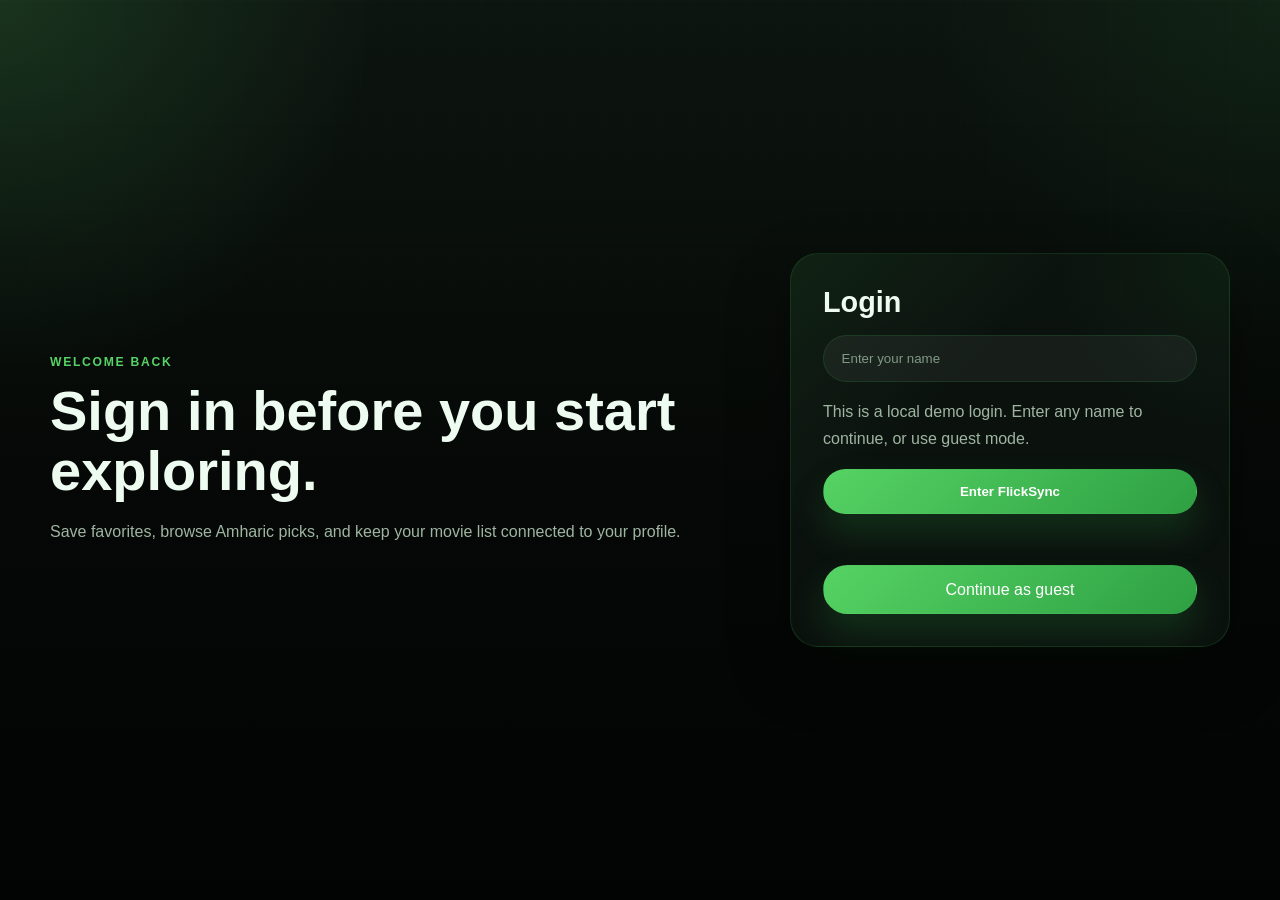
<file: index.html>
<!DOCTYPE html>
<html lang="en">
<head>
  <meta charset="UTF-8">
  <meta name="viewport" content="width=device-width, initial-scale=1.0">
  <title>FlickSync</title>
  <link rel="stylesheet" href="Moviegdg.css?v=2">
</head>
<body>

<header class="site-header">
  <nav class="navbar">
    <a href="index.html" class="brand">
      <span class="logo">FlickSync</span>
    </a>

    <div class="nav-search">
      <input
        type="text"
        id="searchInput"
        class="search"
        placeholder="Search movies..."
      >
    </div>

    <div class="nav-actions">
      <a href="favorite.html" class="nav-link">Favorites</a>
      <a href="watchlist.html" class="nav-link">Watchlist</a>
      <a href="profile.html" class="profile-btn">Profile</a>
      <button id="logoutBtn" class="nav-link" type="button">Logout</button>
    </div>
  </nav>
</header>

<main class="page-shell">
  <section class="hero-section">
    <div class="hero-copy">
      <p class="eyebrow">Movie Night Starts Here</p>
      <h1>Find something worth watching in seconds.</h1>
      <p class="hero-text">
        Connect OMDb with your API key, search live movie data, and save the movies you want to come back to.
      </p>
      <div class="browse-tags" id="browseTags">
        <button class="tag-pill active" data-query="">All</button>
        <button class="tag-pill" data-query="Sci-Fi">Sci-Fi</button>
        <button class="tag-pill" data-query="Action">Action</button>
        <button class="tag-pill" data-query="Drama">Drama</button>
        <button class="tag-pill" data-query="Anime">Anime</button>
        <button class="tag-pill" data-query="Animation">Animation</button>
        <button class="tag-pill" data-query="Amharic">Amharic</button>
      </div>
    </div>

    <div class="hero-panel">
      <div class="hero-stat">
        <span class="stat-value" id="movieCount">0</span>
        <span class="stat-label">Movies ready to browse</span>
      </div>
      <div class="hero-stat">
        <span class="stat-value" id="followingCount">0</span>
        <span class="stat-label">Friends you follow</span>
      </div>
      <div class="hero-stat">
        <span class="stat-value" id="streakCount">1</span>
        <span class="stat-label">Day viewing streak</span>
      </div>
    </div>
  </section>

  <section class="content-section">
    <div class="section-heading">
      <p class="eyebrow">Browse Collection</p>
      <h2 id="resultsTitle">Popular movies for tonight</h2>
      <p class="results-copy" id="resultsCopy">Loading movies by title from OMDb...</p>
    </div>
    <div class="movie-container" id="movieContainer"></div>
  </section>

  <section class="content-section">
    <div class="section-heading">
      <p class="eyebrow">Featured Sections</p>
      <h2>Explore by vibe</h2>
      <p class="results-copy">These sections load directly from OMDb using curated API searches.</p>
    </div>
    <div class="featured-sections" id="featuredSections">
      <article class="featured-block">
        <div class="section-heading">
          <h3>Action Tonight</h3>
          <p class="results-copy">Fast, intense picks.</p>
        </div>
        <div class="featured-row" id="featuredAction"></div>
      </article>

      <article class="featured-block">
        <div class="section-heading">
          <h3>Drama Picks</h3>
          <p class="results-copy">Stories with strong emotion.</p>
        </div>
        <div class="featured-row" id="featuredDrama"></div>
      </article>

      <article class="featured-block">
        <div class="section-heading">
          <h3>Animation</h3>
          <p class="results-copy">Colorful family and fantasy favorites.</p>
        </div>
        <div class="featured-row" id="featuredAnimation"></div>
      </article>

      <article class="featured-block">
        <div class="section-heading">
          <h3>Anime Spotlight</h3>
          <p class="results-copy">Animated Japanese-inspired searches from OMDb.</p>
        </div>
        <div class="featured-row" id="featuredAnime"></div>
      </article>
    </div>
  </section>

  <section class="content-section">
    <div class="section-heading">
      <p class="eyebrow">Your Flow</p>
      <h2>Recently Viewed</h2>
      <p class="results-copy">Jump back into the movies you opened most recently.</p>
    </div>
    <div class="featured-row" id="recentlyViewed"></div>
  </section>

  <section class="content-section">
    <div class="section-heading">
      <p class="eyebrow">Plan Ahead</p>
      <h2>Watchlist Preview</h2>
      <p class="results-copy">Save titles for later and keep them separate from your favorites.</p>
    </div>
    <div class="featured-row" id="watchlistPreview"></div>
  </section>

  <section class="content-section">
    <div class="section-heading">
      <p class="eyebrow">Community</p>
      <h2>Follow System</h2>
      <p class="results-copy">Follow friends, keep streaks alive, and see what your circle is into.</p>
    </div>
    <div class="social-grid">
      <article class="social-panel">
        <div class="section-heading">
          <h3>People to Follow</h3>
          <p class="results-copy">Build your watch circle.</p>
        </div>
        <div class="friend-list" id="friendList"></div>
      </article>

      <article class="social-panel">
        <div class="section-heading">
          <h3>Friend Recommendations</h3>
          <p class="results-copy">Quick picks recommended by people you follow.</p>
        </div>
        <div class="featured-row" id="friendRecommendations"></div>
      </article>
    </div>
  </section>

  <section class="content-section">
    <div class="section-heading">
      <p class="eyebrow">Activity</p>
      <h2>Activity Feed</h2>
      <p class="results-copy">A live local feed of follows, favorites, and streak updates.</p>
    </div>
    <div class="activity-feed" id="activityFeed"></div>
  </section>

</main>

<div class="modal" id="movieModal">
  <div class="modal-content">
    <button class="close-btn" id="closeModal">&times;</button>
    <img id="modalPoster">
    <div class="modal-body">
      <h2 id="modalTitle"></h2>
      <p id="modalDesc"></p>
      <p id="modalRating"></p>
      <p id="modalDate"></p>

      <div class="modal-actions">
        <button id="favBtn">Add to Favorites</button>
        <button id="watchlistBtn" class="nav-link" type="button">Add to Watchlist</button>
      </div>

      <div class="modal-controls">
        <label for="statusSelect" class="sr-only">Movie status</label>
        <select id="statusSelect" class="modal-select">
          <option value="">Set status</option>
          <option value="Plan to Watch">Plan to Watch</option>
          <option value="Watching">Watching</option>
          <option value="Watched">Watched</option>
        </select>

        <label for="recommendFriendSelect" class="sr-only">Choose friend</label>
        <select id="recommendFriendSelect" class="modal-select">
          <option value="">Choose friend</option>
        </select>
        <button id="recommendBtn" class="nav-link" type="button">Send Recommendation</button>
      </div>
    </div>
  </div>
</div>

<div class="poster-lightbox" id="posterLightbox">
  <button class="close-btn" id="closePosterLightbox">&times;</button>
  <img id="lightboxPoster" alt="Full movie poster">
</div>

<script src="MovieApp.js?v=2"></script>
</body>
</html>
</file>
<file: Moviegdg.css>
* {
  margin: 0;
  padding: 0;
  box-sizing: border-box;
}

:root {
  --bg: #050806;
  --bg-soft: #0d1510;
  --surface: rgba(13, 20, 16, 0.92);
  --surface-strong: #101712;
  --surface-hover: #16211a;
  --text: #eefbf0;
  --muted: #9fb5a2;
  --line: rgba(46, 160, 67, 0.2);
  --accent: #2ea043;
  --accent-soft: #56d364;
  --accent-deep: #1a7f37;
  --shadow: 0 24px 60px rgba(0, 0, 0, 0.38);
  --radius-lg: 28px;
  --radius-md: 20px;
  --radius-sm: 14px;
  --content-width: min(1180px, calc(100% - 2rem));
}

body {
  min-height: 100vh;
  font-family: "Segoe UI", Tahoma, Geneva, Verdana, sans-serif;
  color: var(--text);
  background:
    radial-gradient(circle at top left, rgba(86, 211, 100, 0.16), transparent 24%),
    radial-gradient(circle at top right, rgba(46, 160, 67, 0.1), transparent 22%),
    linear-gradient(180deg, #0d1510 0%, #050806 54%, #020403 100%);
  overflow-x: hidden;
}

body::before {
  content: "";
  position: fixed;
  inset: 0;
  pointer-events: none;
  background:
    linear-gradient(rgba(255, 255, 255, 0.018) 1px, transparent 1px),
    linear-gradient(90deg, rgba(255, 255, 255, 0.018) 1px, transparent 1px);
  background-size: 30px 30px;
  mask-image: linear-gradient(180deg, rgba(0, 0, 0, 0.5), transparent 90%);
}

img {
  max-width: 100%;
}

.sr-only {
  position: absolute;
  width: 1px;
  height: 1px;
  padding: 0;
  margin: -1px;
  overflow: hidden;
  clip: rect(0, 0, 0, 0);
  white-space: nowrap;
  border: 0;
}

.site-header {
  position: sticky;
  top: 0;
  z-index: 1000;
  backdrop-filter: blur(18px);
  background: rgba(5, 8, 6, 0.84);
  border-bottom: 1px solid var(--line);
}

.navbar {
  width: var(--content-width);
  margin: 0 auto;
  padding: 1rem 0;
  display: flex;
  align-items: center;
  justify-content: space-between;
  gap: 1rem;
  flex-wrap: wrap;
}

.brand {
  text-decoration: none;
}

.logo {
  font-size: clamp(1.7rem, 2.8vw, 2.5rem);
  font-weight: 800;
  letter-spacing: 0.05em;
  text-transform: uppercase;
  background: linear-gradient(90deg, #eefbf0 0%, #56d364 45%, #2ea043 100%);
  -webkit-background-clip: text;
  -webkit-text-fill-color: transparent;
}

.nav-search {
  flex: 1 1 340px;
  max-width: 560px;
}

.search,
.login-box input {
  width: 100%;
  padding: 0.95rem 1.1rem;
  border-radius: 999px;
  border: 1px solid rgba(46, 160, 67, 0.18);
  background: rgba(255, 255, 255, 0.05);
  color: var(--text);
  outline: none;
  transition: border-color 0.35s ease, box-shadow 0.35s ease, background 0.35s ease, transform 0.35s ease;
}

.search::placeholder,
.login-box input::placeholder {
  color: #7f9a84;
}

.search:focus,
.login-box input:focus {
  transform: translateY(-1px);
  border-color: rgba(86, 211, 100, 0.56);
  box-shadow: 0 0 0 4px rgba(46, 160, 67, 0.12);
  background: rgba(255, 255, 255, 0.08);
}

.nav-actions {
  display: flex;
  align-items: center;
  gap: 0.75rem;
  flex-wrap: wrap;
}

.profile-btn,
.nav-link,
.favorites-link a,
#favBtn,
#shareBtn,
.login-box button,
.text-link {
  display: inline-flex;
  align-items: center;
  justify-content: center;
  text-decoration: none;
  border-radius: 999px;
  font-weight: 700;
  transition: transform 0.42s cubic-bezier(0.22, 1, 0.36, 1), box-shadow 0.42s cubic-bezier(0.22, 1, 0.36, 1), background 0.3s ease, border-color 0.3s ease, color 0.3s ease;
}

.profile-btn,
#favBtn,
.login-box button {
  padding: 0.9rem 1.35rem;
  border: 1px solid transparent;
  color: #ffffff;
  background: linear-gradient(135deg, var(--accent-soft), var(--accent));
  box-shadow: 0 18px 34px rgba(46, 160, 67, 0.22);
}

.nav-link,
.favorites-link a,
#shareBtn,
.text-link {
  padding: 0.85rem 1.2rem;
  color: #f0f6fc;
  background: rgba(46, 160, 67, 0.12);
  border: 1px solid rgba(46, 160, 67, 0.24);
}

button.nav-link,
button.text-link,
.tag-pill {
  font: inherit;
}

.profile-btn:hover,
#favBtn:hover,
.login-box button:hover,
.nav-link:hover,
.favorites-link a:hover,
#shareBtn:hover,
.text-link:hover {
  transform: translateY(-3px);
}

.profile-btn:hover,
#favBtn:hover,
.login-box button:hover {
  box-shadow: 0 22px 38px rgba(46, 160, 67, 0.26);
}

.nav-link:hover,
.favorites-link a:hover,
#shareBtn:hover,
.text-link:hover {
  background: rgba(46, 160, 67, 0.18);
  border-color: rgba(86, 211, 100, 0.4);
  box-shadow: 0 16px 28px rgba(46, 160, 67, 0.16);
}

.page-shell,
.auth-layout {
  width: var(--content-width);
  margin: 0 auto;
}

.page-shell {
  padding: 2rem 0 3rem;
}

.hero-section {
  display: grid;
  grid-template-columns: minmax(0, 1.4fr) minmax(260px, 0.9fr);
  gap: 1.25rem;
  align-items: stretch;
}

.hero-copy,
.hero-panel,
.page-intro,
.login-box,
.info-card {
  background:
    linear-gradient(135deg, rgba(86, 211, 100, 0.08), transparent 35%),
    radial-gradient(circle at top right, rgba(46, 160, 67, 0.08), transparent 30%),
    var(--surface);
  border: 1px solid var(--line);
  box-shadow: var(--shadow);
}

.hero-copy,
.hero-panel,
.page-intro,
.login-box {
  border-radius: var(--radius-lg);
}

.hero-copy,
.hero-panel,
.page-intro {
  padding: 2rem;
}

.eyebrow {
  margin-bottom: 0.75rem;
  color: var(--accent-soft);
  text-transform: uppercase;
  letter-spacing: 0.14em;
  font-size: 0.76rem;
  font-weight: 700;
}

.hero-copy h1,
.page-intro h1,
.auth-copy h1 {
  font-size: clamp(2rem, 5vw, 3.5rem);
  line-height: 1.08;
  margin-bottom: 1rem;
}

.hero-text,
.card-text {
  color: var(--muted);
  line-height: 1.7;
  font-size: 1rem;
}

.hero-panel {
  display: grid;
  gap: 1rem;
}

.hero-stat {
  padding: 1.15rem 1.2rem;
  border-radius: var(--radius-md);
  background: rgba(46, 160, 67, 0.06);
  border: 1px solid rgba(46, 160, 67, 0.14);
}

.stat-value {
  display: block;
  font-size: 1.8rem;
  font-weight: 800;
  margin-bottom: 0.3rem;
}

.stat-label {
  color: var(--muted);
}

.content-section {
  margin-top: 2rem;
}

.featured-sections {
  display: grid;
  gap: 1.4rem;
}

.featured-block {
  padding: 1.4rem;
  border-radius: var(--radius-lg);
  border: 1px solid var(--line);
  background:
    linear-gradient(135deg, rgba(86, 211, 100, 0.08), transparent 35%),
    radial-gradient(circle at top right, rgba(46, 160, 67, 0.08), transparent 30%),
    var(--surface);
  box-shadow: var(--shadow);
}

.featured-row {
  display: grid;
  grid-template-columns: repeat(auto-fit, minmax(180px, 1fr));
  gap: 1rem;
}

.social-grid {
  display: grid;
  grid-template-columns: minmax(280px, 0.9fr) minmax(0, 1.3fr);
  gap: 1.25rem;
}

.social-panel {
  padding: 1.4rem;
  border-radius: var(--radius-lg);
  border: 1px solid var(--line);
  background:
    linear-gradient(135deg, rgba(86, 211, 100, 0.08), transparent 35%),
    radial-gradient(circle at top right, rgba(46, 160, 67, 0.08), transparent 30%),
    var(--surface);
  box-shadow: var(--shadow);
}

.friend-list,
.activity-feed {
  display: grid;
  gap: 1rem;
}

.friend-item,
.activity-item {
  padding: 1rem 1.1rem;
  border-radius: var(--radius-md);
  border: 1px solid rgba(86, 211, 100, 0.16);
  background: rgba(46, 160, 67, 0.06);
}

.friend-item {
  display: flex;
  justify-content: space-between;
  align-items: center;
  gap: 1rem;
}

.friend-item h3,
.activity-item p {
  margin-bottom: 0.35rem;
}

.friend-item p,
.activity-item span {
  color: var(--muted);
  line-height: 1.5;
}

.friend-item .genre-pill {
  white-space: nowrap;
}

.status-pill {
  color: #d2ffd9;
  background: rgba(86, 211, 100, 0.18);
}

.browse-tags,
.genre-row,
.movie-meta {
  display: flex;
  flex-wrap: wrap;
  gap: 0.6rem;
}

.browse-tags {
  margin-top: 1.4rem;
}

.tag-pill,
.genre-pill {
  border-radius: 999px;
  border: 1px solid rgba(86, 211, 100, 0.24);
  background: rgba(46, 160, 67, 0.1);
  color: var(--text);
}

.tag-pill {
  padding: 0.7rem 1rem;
  font: inherit;
  cursor: pointer;
  transition: transform 0.3s ease, background 0.3s ease, border-color 0.3s ease;
}

.tag-pill:hover,
.tag-pill.active {
  transform: translateY(-2px);
  background: rgba(86, 211, 100, 0.18);
  border-color: rgba(86, 211, 100, 0.48);
}

.genre-pill {
  padding: 0.35rem 0.7rem;
  font-size: 0.82rem;
  color: var(--accent-soft);
}

.section-heading {
  margin-bottom: 1.1rem;
}

.section-heading h2 {
  font-size: clamp(1.4rem, 2.4vw, 2rem);
}

.section-heading h2::after,
.page-intro h1::after {
  content: "";
  display: block;
  width: 78px;
  height: 4px;
  margin-top: 0.75rem;
  border-radius: 999px;
  background: linear-gradient(90deg, var(--accent-soft), var(--accent-deep));
}

.results-copy {
  margin-top: 0.7rem;
  color: var(--muted);
  line-height: 1.6;
}

.streak-container {
  display: flex;
  flex-wrap: wrap;
  gap: 1rem;
}

.friend-card,
.movie-card,
.info-card {
  position: relative;
  overflow: hidden;
}

.friend-card,
.info-card {
  border-radius: var(--radius-md);
  border: 1px solid var(--line);
  background:
    linear-gradient(135deg, rgba(86, 211, 100, 0.08), transparent 42%),
    radial-gradient(circle at top right, rgba(46, 160, 67, 0.07), transparent 28%),
    var(--surface);
  box-shadow: var(--shadow);
}

.friend-card {
  min-width: 180px;
  padding: 1rem 1.2rem;
}

.friend-card p {
  font-weight: 700;
}

.movie-container,
.profile-grid {
  display: grid;
  gap: 1.3rem;
}

.movie-container {
  grid-template-columns: repeat(auto-fit, minmax(220px, 1fr));
}

.movie-card {
  border-radius: var(--radius-lg);
  background:
    linear-gradient(180deg, rgba(86, 211, 100, 0.08), transparent 34%),
    radial-gradient(circle at top right, rgba(46, 160, 67, 0.06), transparent 30%),
    var(--surface);
  border: 1px solid var(--line);
  box-shadow: var(--shadow);
  cursor: pointer;
  transition: transform 0.45s cubic-bezier(0.22, 1, 0.36, 1), box-shadow 0.45s cubic-bezier(0.22, 1, 0.36, 1), border-color 0.35s ease, background 0.35s ease;
}

.compact-card img {
  height: 240px;
}

.compact-card .movie-info p {
  display: -webkit-box;
  -webkit-box-orient: vertical;
  -webkit-line-clamp: 3;
  overflow: hidden;
}

.friend-card,
.info-card {
  transition: transform 0.45s cubic-bezier(0.22, 1, 0.36, 1), box-shadow 0.45s cubic-bezier(0.22, 1, 0.36, 1), border-color 0.35s ease;
}

.movie-card::before,
.friend-card::before,
.info-card::before {
  content: "";
  position: absolute;
  inset: 0;
  background: linear-gradient(135deg, rgba(86, 211, 100, 0.14), transparent 36%);
  opacity: 0;
  pointer-events: none;
  transition: opacity 0.45s ease;
}

.movie-card:hover,
.friend-card:hover,
.info-card:hover {
  transform: translateY(-6px);
  border-color: rgba(86, 211, 100, 0.34);
}

.movie-card:hover {
  background:
    linear-gradient(180deg, rgba(86, 211, 100, 0.12), transparent 34%),
    radial-gradient(circle at top right, rgba(46, 160, 67, 0.08), transparent 32%),
    var(--surface-hover);
  box-shadow: 0 28px 46px rgba(46, 160, 67, 0.18);
}

.friend-card:hover,
.info-card:hover {
  box-shadow: 0 24px 40px rgba(46, 160, 67, 0.12);
}

.movie-card:hover::before,
.friend-card:hover::before,
.info-card:hover::before {
  opacity: 1;
}

.movie-card img {
  display: block;
  width: 100%;
  height: 320px;
  object-fit: cover;
  background: var(--bg-soft);
}

.movie-info {
  padding: 1rem 1rem 1.2rem;
}

.movie-meta {
  margin-bottom: 0.7rem;
  color: var(--accent-soft);
  font-size: 0.85rem;
  font-weight: 700;
}

.movie-info h3 {
  margin-bottom: 0.45rem;
  font-size: 1.08rem;
  line-height: 1.35;
}

.movie-info p {
  color: var(--muted);
  line-height: 1.55;
}

.genre-row {
  margin-top: 0.95rem;
}

.empty-state {
  padding: 2rem;
  border-radius: var(--radius-lg);
  border: 1px solid var(--line);
  background: rgba(46, 160, 67, 0.08);
}

.empty-state h3 {
  margin-bottom: 0.5rem;
}

.empty-state p {
  color: var(--muted);
  line-height: 1.6;
}

.favorites-link {
  margin-top: 2rem;
  text-align: center;
}

.page-intro {
  margin-bottom: 1rem;
}

.favorites-hero {
  display: grid;
  grid-template-columns: minmax(0, 1.15fr) minmax(280px, 0.85fr);
  gap: 1.25rem;
  align-items: stretch;
}

.favorites-summary,
.favorites-grid {
  display: grid;
  gap: 1rem;
}

.favorite-card {
  display: grid;
  grid-template-columns: minmax(220px, 260px) minmax(0, 1fr);
  border-radius: var(--radius-lg);
  overflow: hidden;
  border: 1px solid var(--line);
  background:
    linear-gradient(180deg, rgba(86, 211, 100, 0.08), transparent 34%),
    radial-gradient(circle at top right, rgba(46, 160, 67, 0.06), transparent 30%),
    var(--surface);
  box-shadow: var(--shadow);
}

.favorite-card img {
  width: 100%;
  height: 100%;
  min-height: 340px;
  object-fit: cover;
  background: var(--bg-soft);
}

.favorite-content {
  padding: 1.35rem;
}

.favorite-topline {
  display: flex;
  flex-wrap: wrap;
  gap: 0.55rem;
  margin-bottom: 1rem;
}

.favorite-content h3 {
  font-size: 1.6rem;
  margin-bottom: 0.8rem;
}

.favorite-description,
.favorite-cast {
  color: var(--muted);
  line-height: 1.7;
}

.favorite-cast {
  margin-top: 1rem;
}

.favorite-actions {
  margin-top: 1.2rem;
}

.profile-actions {
  display: flex;
  flex-wrap: wrap;
  gap: 0.8rem;
  margin-top: 1rem;
}

.profile-grid {
  grid-template-columns: repeat(auto-fit, minmax(220px, 1fr));
  margin-top: 1.5rem;
}

.info-card {
  padding: 1.5rem;
}

.info-card h2 {
  margin-bottom: 0.8rem;
}

.auth-page {
  display: flex;
  align-items: center;
}

.auth-layout {
  min-height: 100vh;
  display: grid;
  grid-template-columns: minmax(0, 1.2fr) minmax(320px, 440px);
  gap: 1.5rem;
  align-items: center;
  padding: 2rem 0;
}

.auth-copy {
  padding: 2rem 0;
}

.login-box {
  padding: 2rem;
  display: grid;
  gap: 1rem;
}

.login-box h2 {
  font-size: 1.8rem;
}

.login-box button {
  cursor: pointer;
}

#error {
  min-height: 1.2rem;
  color: #56d364;
}

.modal {
  display: none;
  position: fixed;
  inset: 0;
  z-index: 2000;
  padding: 1.25rem;
  background: rgba(4, 8, 5, 0.84);
  backdrop-filter: blur(10px);
}

.modal-content {
  width: min(760px, 100%);
  margin: 3vh auto 0;
  max-height: 92vh;
  border-radius: 30px;
  overflow: hidden;
  border: 1px solid var(--line);
  background:
    linear-gradient(180deg, rgba(86, 211, 100, 0.12), transparent 20%),
    radial-gradient(circle at top right, rgba(46, 160, 67, 0.08), transparent 28%),
    var(--surface-strong);
  box-shadow: 0 34px 80px rgba(0, 0, 0, 0.45);
  position: relative;
  display: flex;
  flex-direction: column;
}

#modalPoster {
  display: block;
  width: 100%;
  max-height: 320px;
  object-fit: cover;
  background: var(--bg-soft);
  cursor: zoom-in;
}

.modal-body {
  padding: 1.6rem;
  overflow-y: auto;
}

.modal-body h2 {
  margin-bottom: 0.8rem;
  font-size: clamp(1.5rem, 2.5vw, 2rem);
}

.modal-body p {
  color: var(--muted);
  line-height: 1.65;
  margin-bottom: 0.8rem;
}

#modalDesc {
  color: var(--text);
  white-space: pre-wrap;
  max-width: 65ch;
}

.modal-meta {
  display: flex;
  gap: 1rem;
  flex-wrap: wrap;
}

.modal-actions {
  display: flex;
  gap: 0.85rem;
  flex-wrap: wrap;
  margin-top: 1.2rem;
}

.modal-controls {
  display: flex;
  gap: 0.85rem;
  flex-wrap: wrap;
  margin-top: 0.9rem;
}

.modal-select {
  min-width: 180px;
  padding: 0.85rem 1rem;
  border-radius: 999px;
  border: 1px solid rgba(86, 211, 100, 0.24);
  background: rgba(46, 160, 67, 0.12);
  color: var(--text);
  font: inherit;
}

.modal-select:focus {
  outline: none;
  border-color: rgba(86, 211, 100, 0.5);
  box-shadow: 0 0 0 4px rgba(46, 160, 67, 0.12);
}

.close-btn {
  position: absolute;
  top: 1rem;
  right: 1rem;
  width: 44px;
  height: 44px;
  border: 1px solid rgba(46, 160, 67, 0.28);
  border-radius: 50%;
  background: rgba(46, 160, 67, 0.18);
  color: #eefbf0;
  font-size: 1.7rem;
  line-height: 1;
  cursor: pointer;
  transition: transform 0.42s cubic-bezier(0.22, 1, 0.36, 1), background 0.3s ease, border-color 0.3s ease;
}

.close-btn:hover {
  transform: rotate(90deg) translateY(-1px);
  background: rgba(46, 160, 67, 0.28);
  border-color: rgba(86, 211, 100, 0.42);
}

.poster-lightbox {
  display: none;
  position: fixed;
  inset: 0;
  z-index: 2600;
  align-items: center;
  justify-content: center;
  padding: 1.5rem;
  background: rgba(2, 4, 3, 0.94);
  backdrop-filter: blur(8px);
}

#lightboxPoster {
  max-width: min(92vw, 900px);
  max-height: 90vh;
  border-radius: 24px;
  border: 1px solid rgba(86, 211, 100, 0.24);
  box-shadow: 0 32px 80px rgba(0, 0, 0, 0.5);
  object-fit: contain;
  background: var(--bg-soft);
}

.toast-stack {
  position: fixed;
  right: 1rem;
  bottom: 1rem;
  z-index: 3000;
  display: grid;
  gap: 0.75rem;
}

.toast-message {
  min-width: 220px;
  max-width: min(360px, calc(100vw - 2rem));
  padding: 0.95rem 1rem;
  border-radius: 18px;
  border: 1px solid rgba(86, 211, 100, 0.26);
  background:
    linear-gradient(135deg, rgba(86, 211, 100, 0.16), transparent 42%),
    var(--surface-strong);
  color: var(--text);
  box-shadow: 0 24px 46px rgba(0, 0, 0, 0.32);
  opacity: 0;
  transform: translateY(10px);
  transition: opacity 0.22s ease, transform 0.22s ease;
}

.toast-message.is-visible {
  opacity: 1;
  transform: translateY(0);
}

.movie-card,
.friend-card,
.info-card,
.hero-copy,
.hero-panel,
.page-intro,
.login-box {
  animation: rise-in 0.7s ease both;
}

@keyframes rise-in {
  from {
    opacity: 0;
    transform: translateY(16px);
  }
  to {
    opacity: 1;
    transform: translateY(0);
  }
}

@media (max-width: 900px) {
  .hero-section,
  .auth-layout,
  .favorites-hero,
  .favorite-card,
  .social-grid {
    grid-template-columns: 1fr;
  }

  .hero-panel {
    grid-template-columns: repeat(auto-fit, minmax(150px, 1fr));
  }
}

@media (max-width: 700px) {
  :root {
    --content-width: min(100% - 1.2rem, 1180px);
  }

  .navbar {
    padding: 0.9rem 0;
  }

  .nav-search {
    order: 3;
    flex-basis: 100%;
    max-width: none;
  }

  .hero-copy,
  .hero-panel,
  .page-intro,
  .login-box,
  .modal-body,
  .favorite-content {
    padding: 1.3rem;
  }

  .movie-container {
    grid-template-columns: repeat(auto-fit, minmax(170px, 1fr));
  }

  .featured-row {
    grid-template-columns: repeat(auto-fit, minmax(160px, 1fr));
  }

  .movie-card img {
    height: 260px;
  }

  .favorite-card img {
    min-height: 260px;
  }

  .modal-actions,
  .modal-controls {
    flex-direction: column;
  }

  #favBtn,
  #watchlistBtn,
  .modal-select,
  #shareBtn,
  .login-box button,
  .text-link {
    width: 100%;
  }
}

@media (max-width: 480px) {
  .nav-actions {
    width: 100%;
  }

  .nav-link,
  .profile-btn {
    flex: 1 1 100%;
  }

  .movie-container,
  .profile-grid {
    grid-template-columns: 1fr;
  }

  .friend-item {
    flex-direction: column;
    align-items: stretch;
  }
}
</file>
